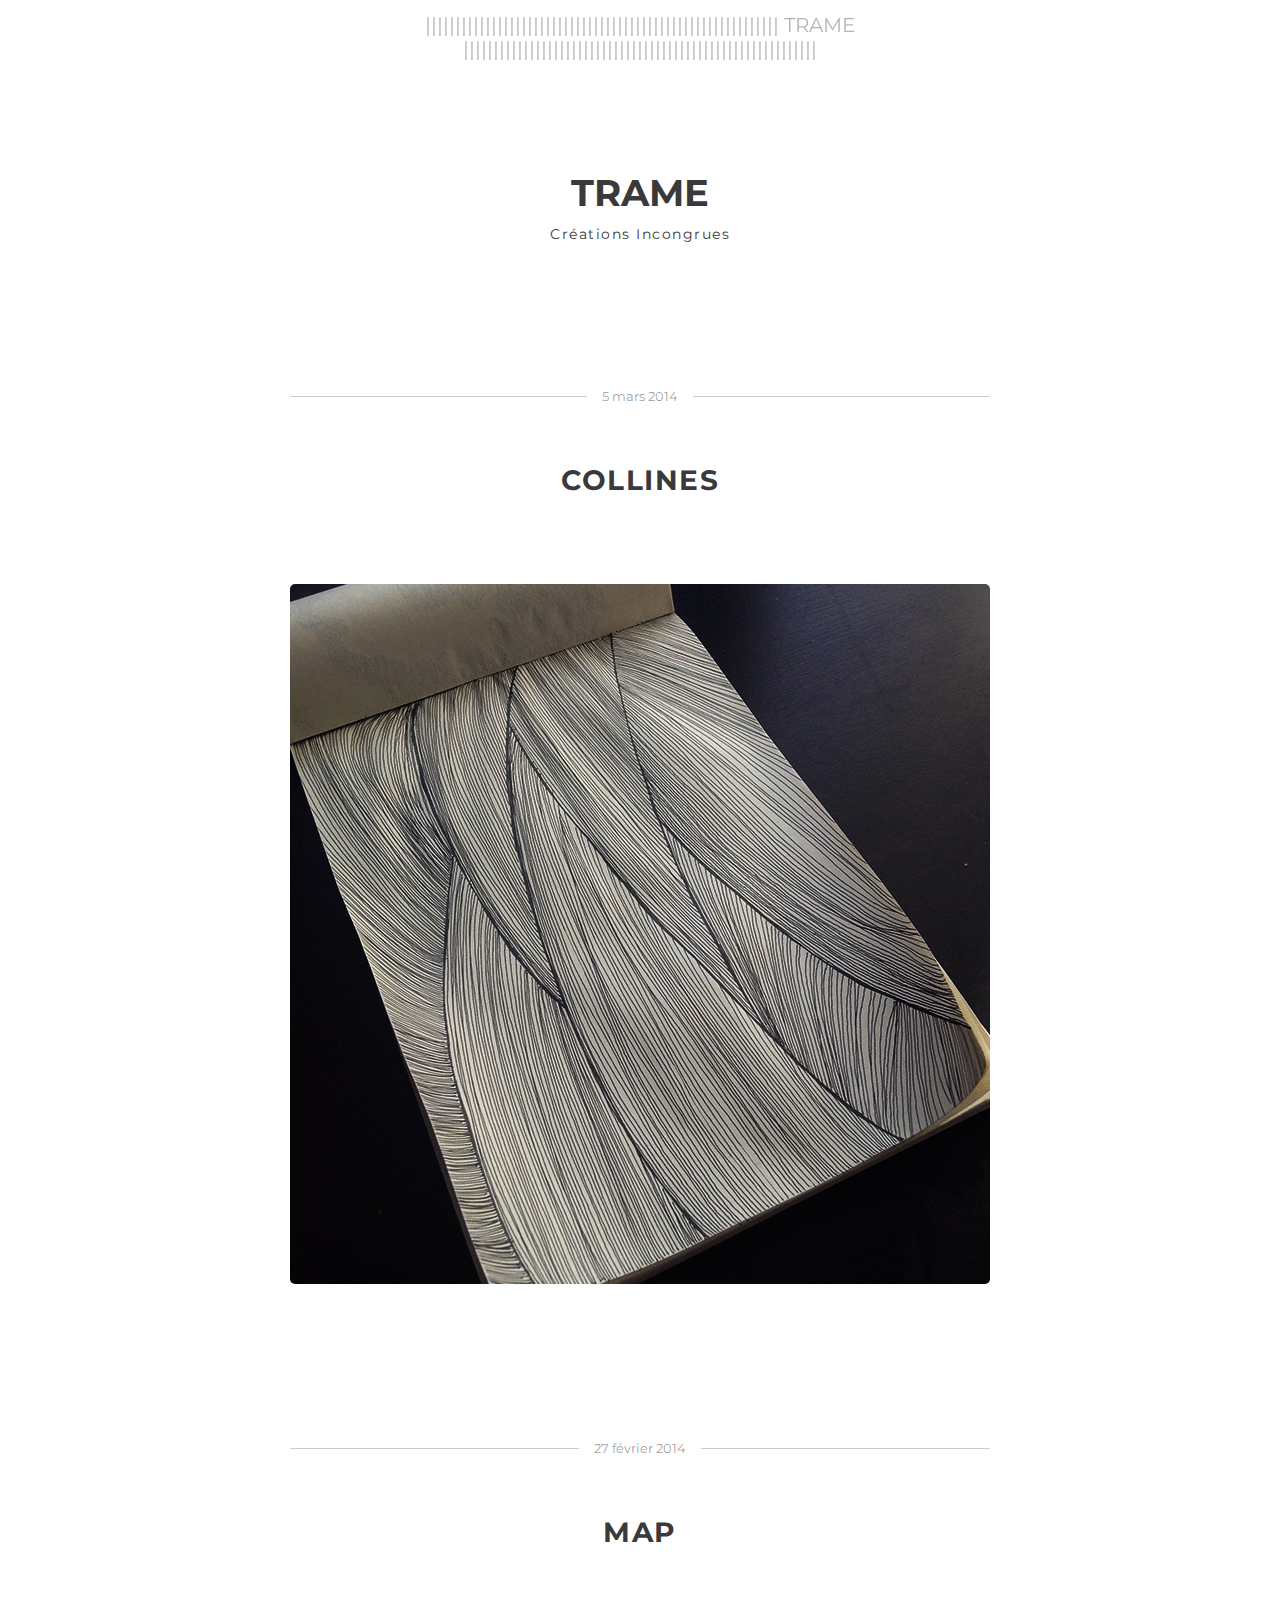
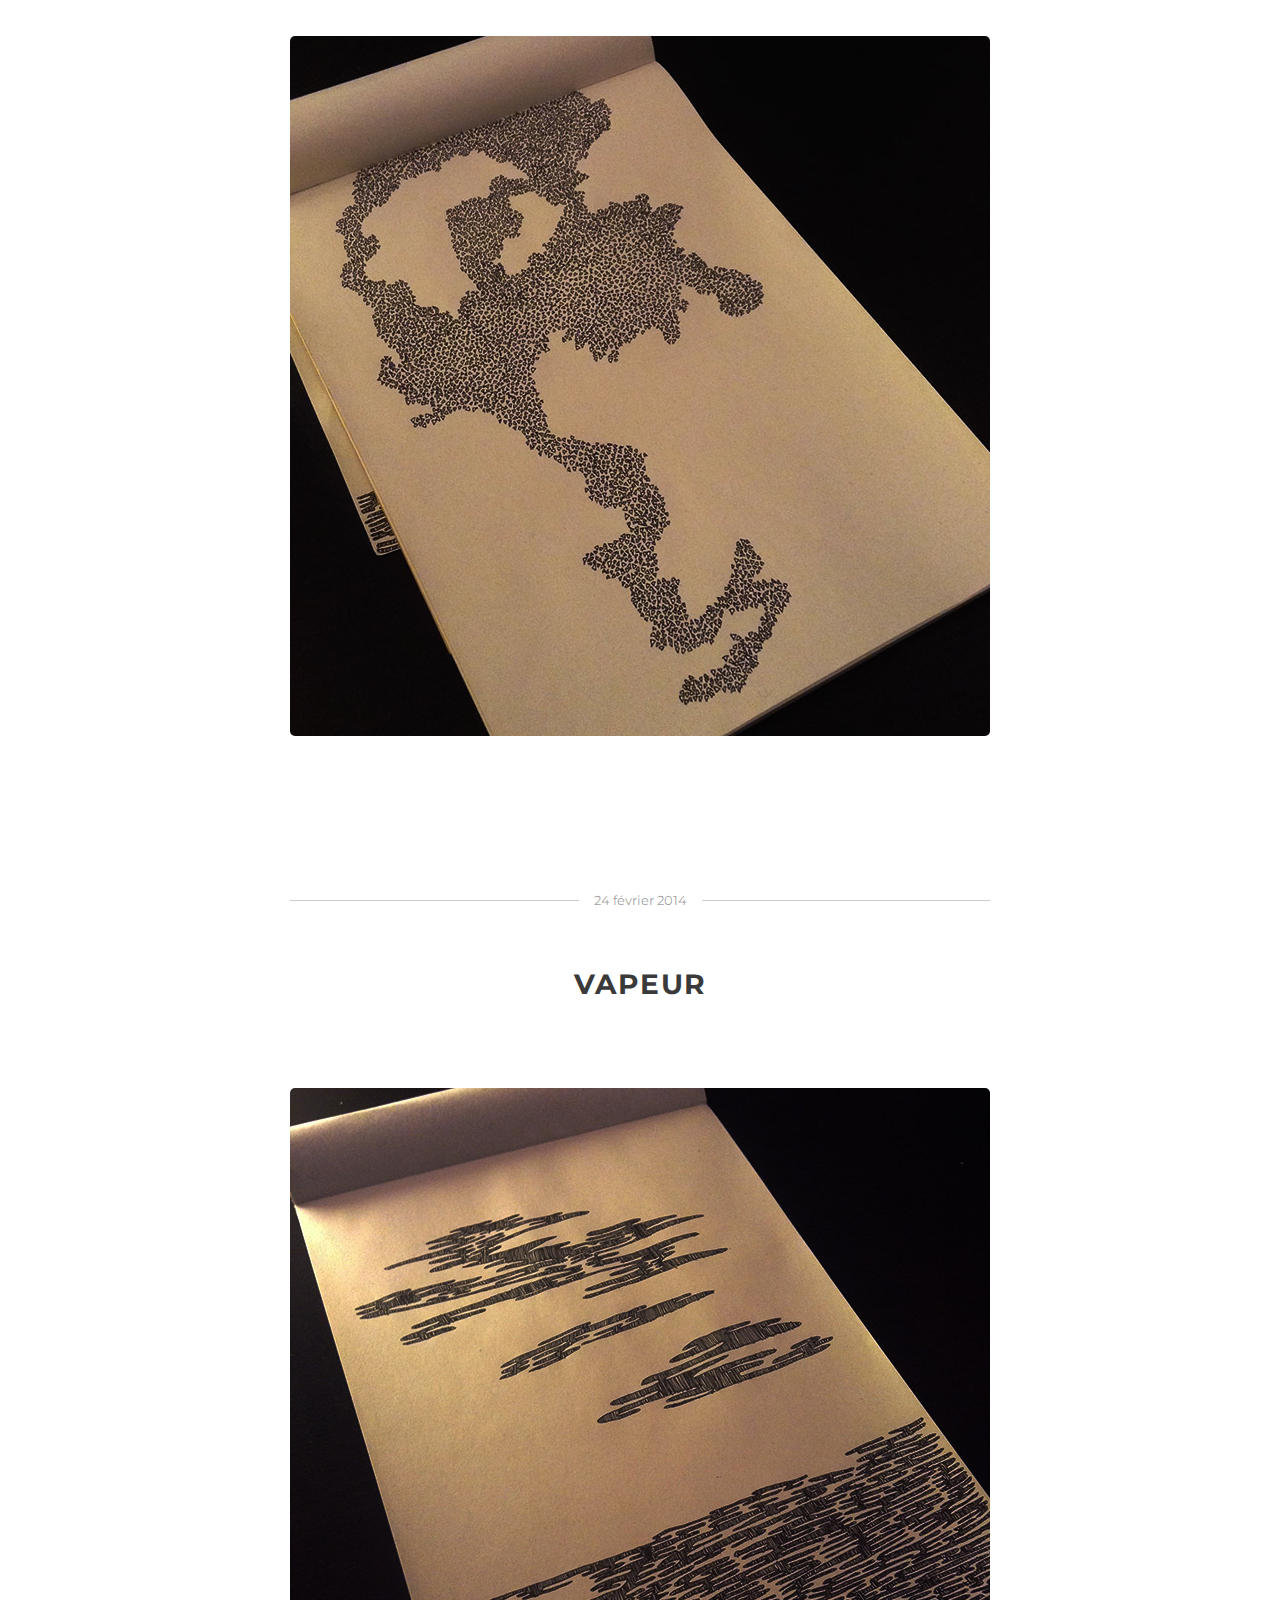
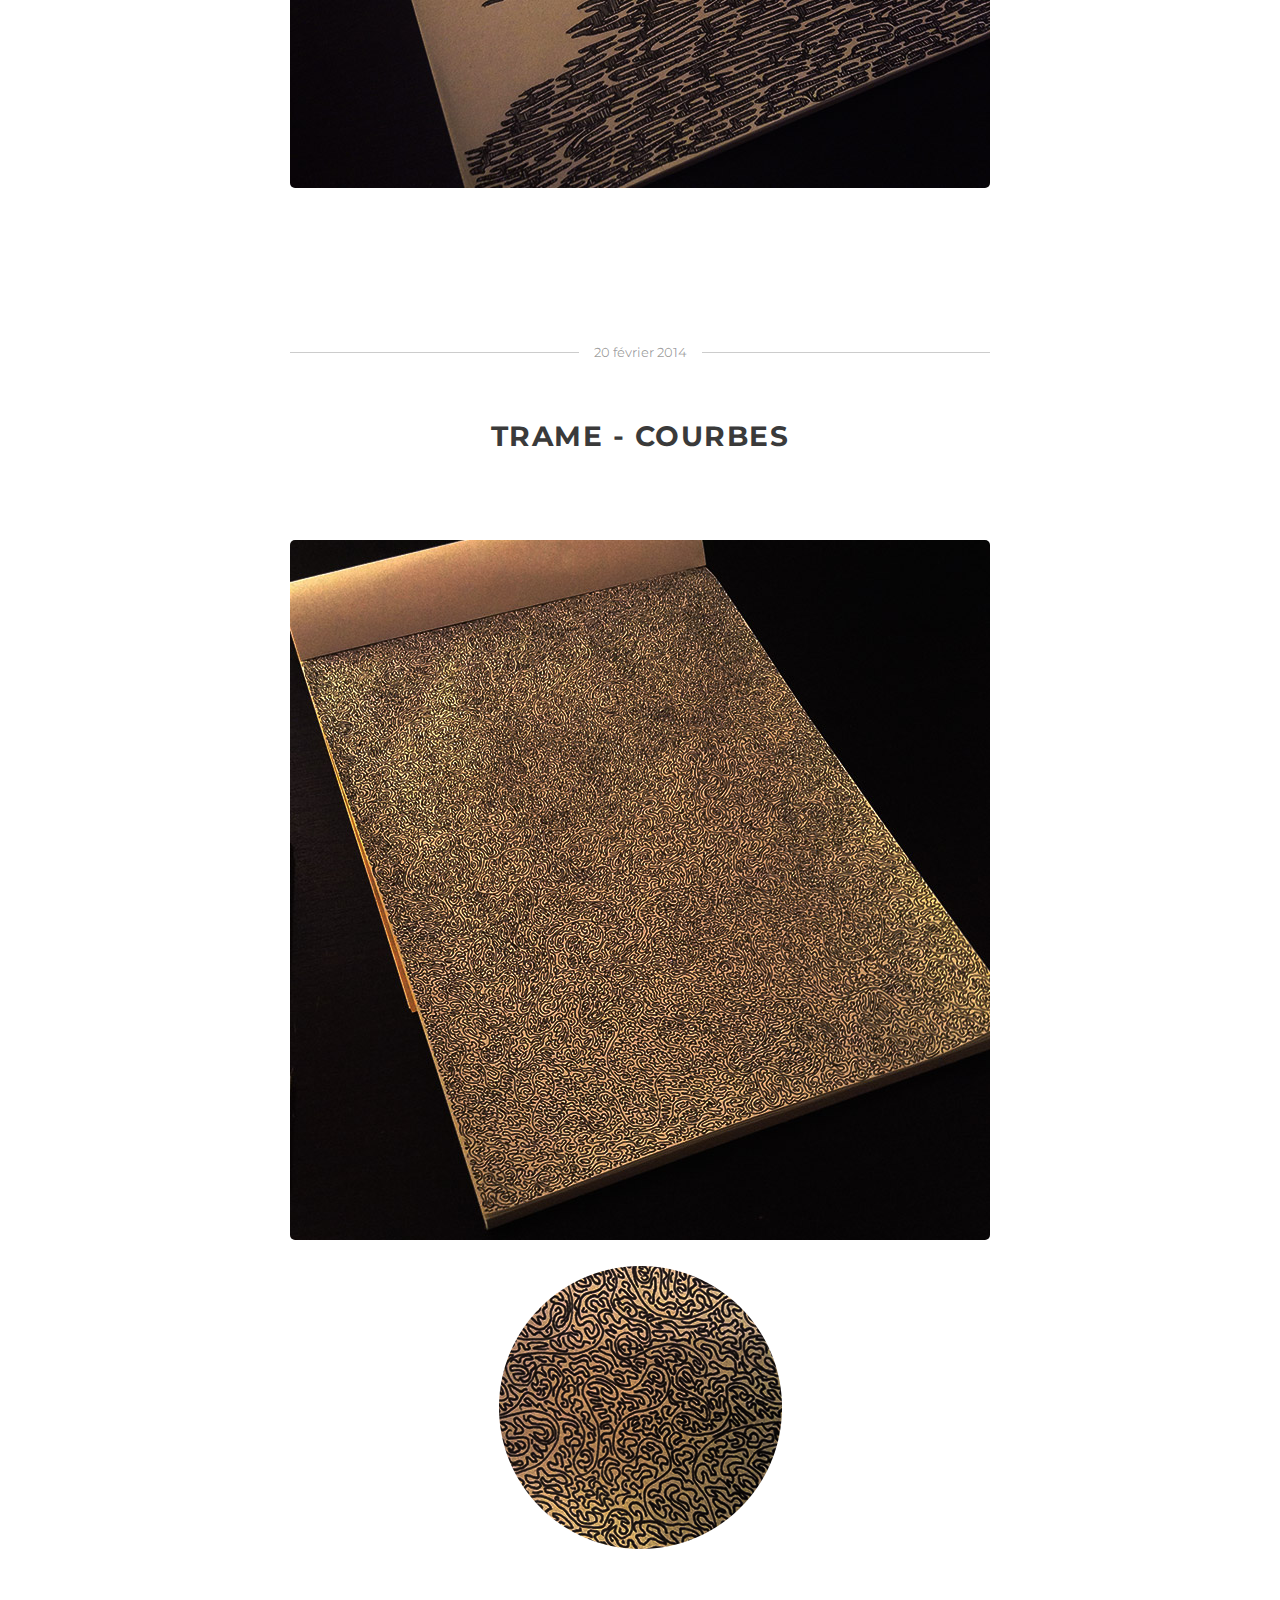
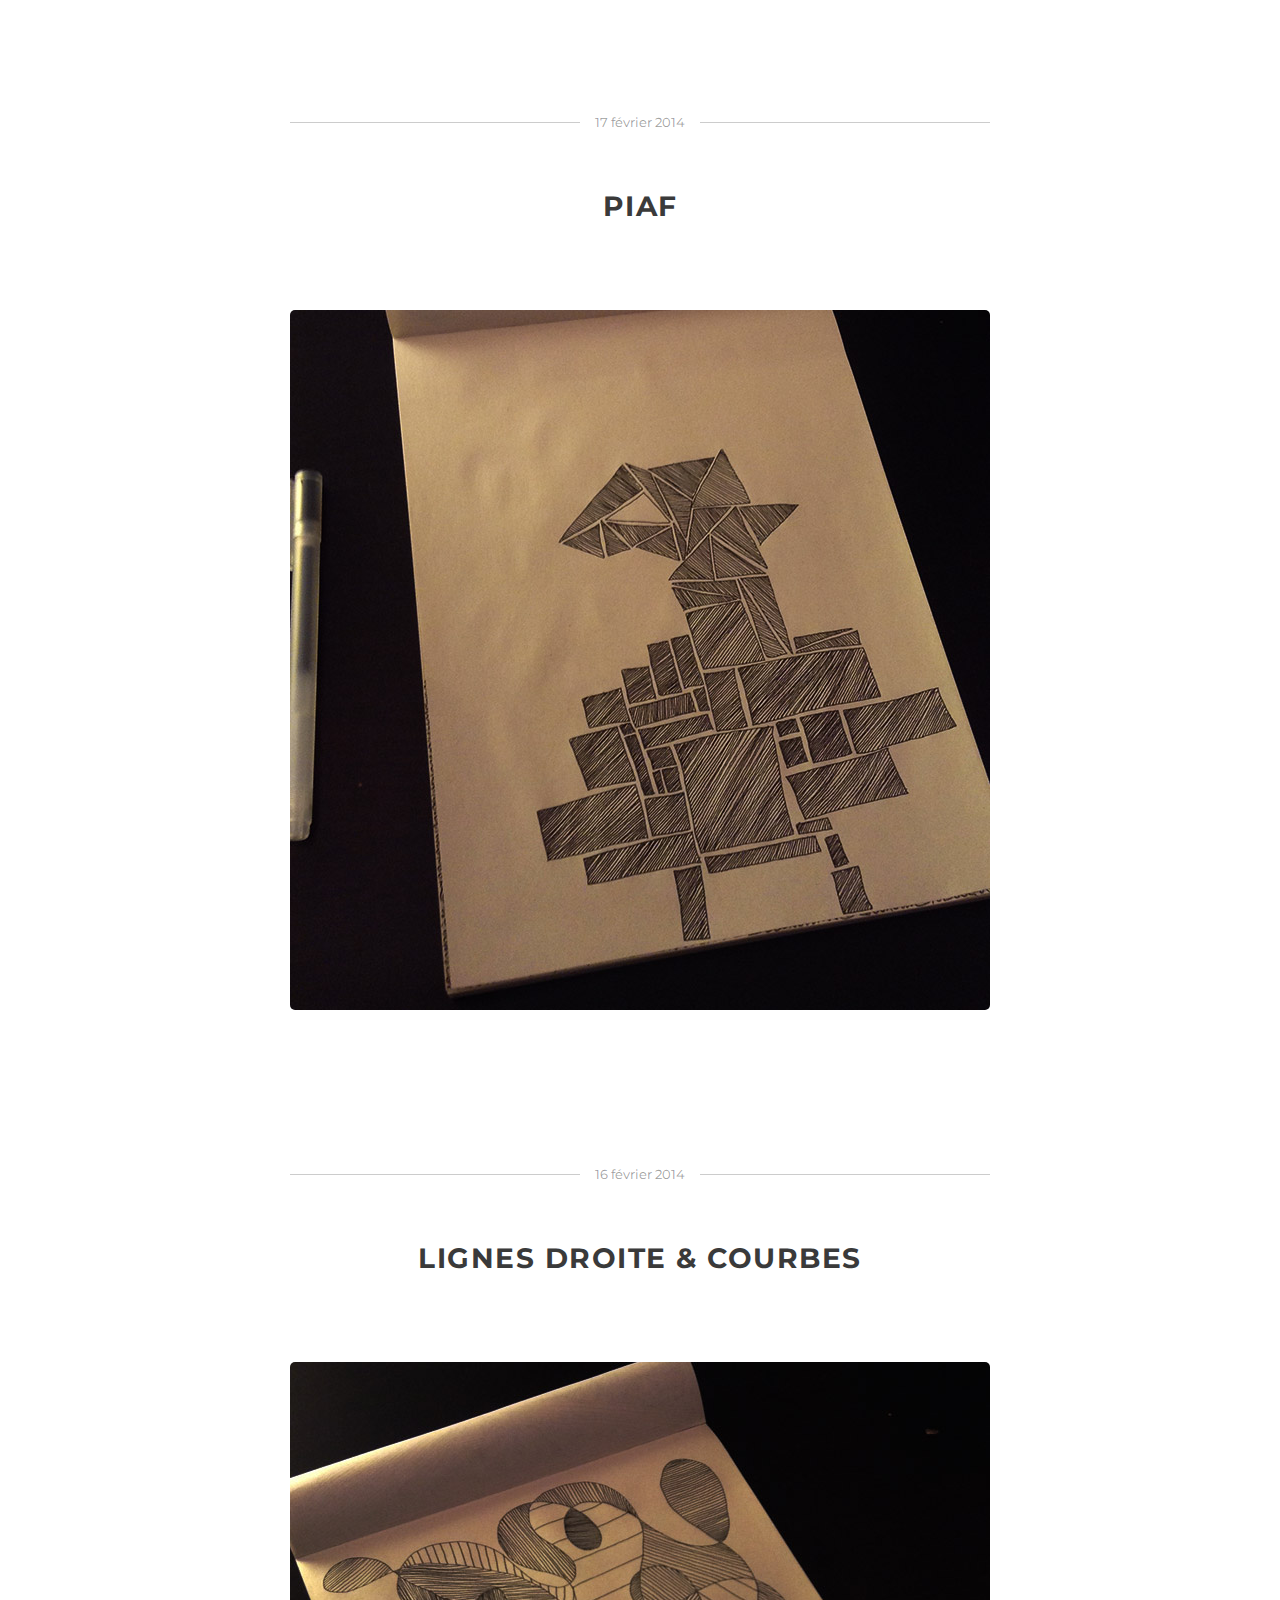
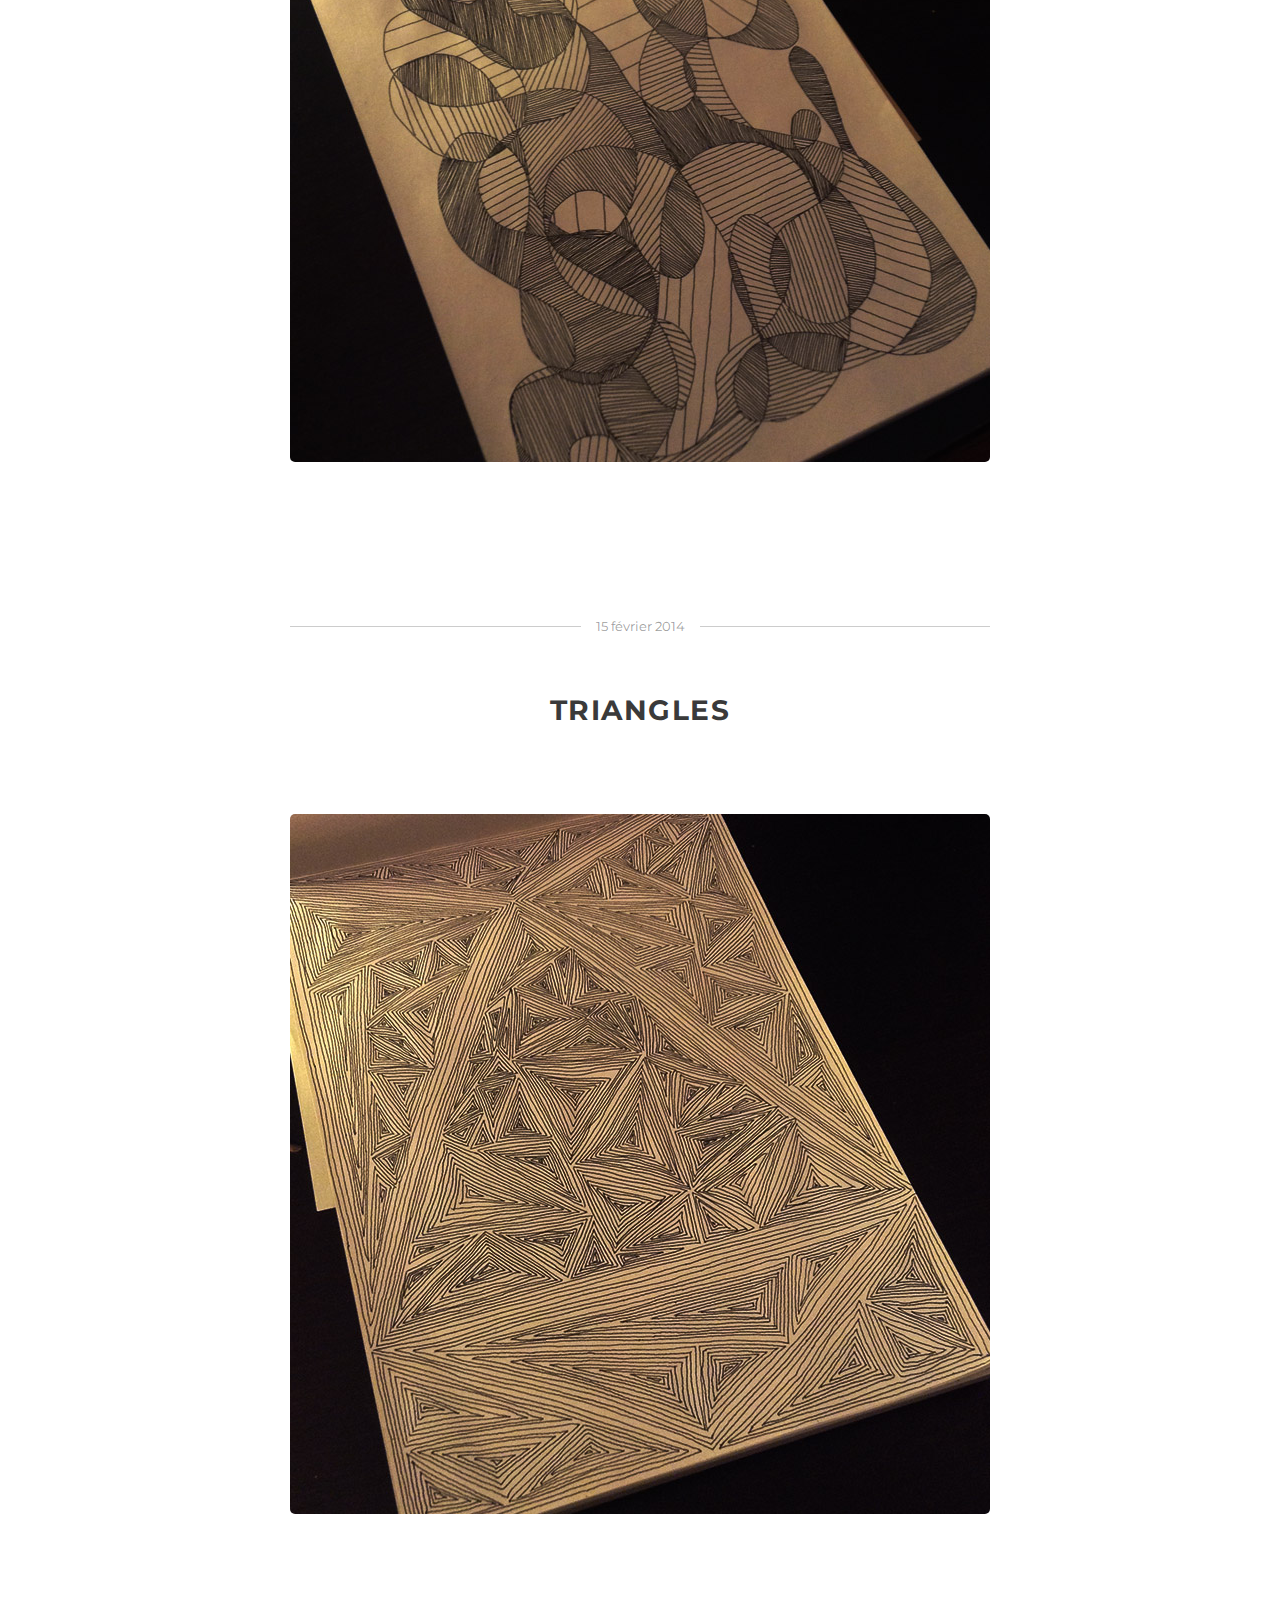
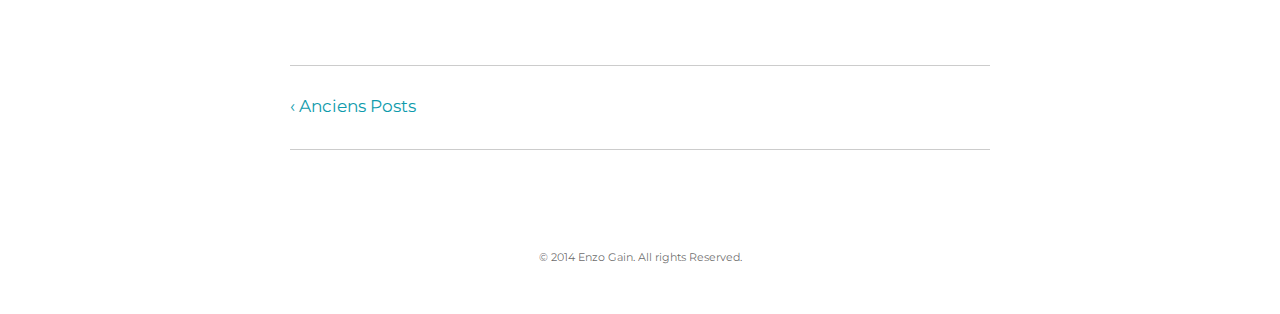
<file: index.html>
<!DOCTYPE html>
<html>
	<head>
		<meta charset="utf-8" />
        <title>Blog | Enzo Gain</title>
        <link rel="icon" href="css/favicon.ico" />
        <link rel="stylesheet" href="css/style.css"/>
    </head>

    <body>
    
		<header>          
			<h1>||||||||||||||||||||||||||||||||||||||||||||||||||||||||||| TRAME |||||||||||||||||||||||||||||||||||||||||||||||||||||||||||</h1>
		</header>
		
        <article class="introduction">
        	<h1>Trame</h1>
            <h2>Créations Incongrues</h2>
        </article>
    


        <article>       
            <div class="wrapdate">        
                <div class="date">                  
                    <p><span>5 mars 2014</span></p>
                </div>       
                <hr/>                  
            </div>          
            <h2>Collines</h2>
            <img src="images/colline.jpg" alt="Collines"/>            
        </article> 


        <article>       
            <div class="wrapdate">        
                <div class="date">                  
                    <p><span>27 février 2014</span></p>
                </div>       
                <hr/>                  
            </div>          
            <h2>Map</h2>
            <img src="images/map.jpg" alt="Map"/>            
        </article> 


        <article>       
            <div class="wrapdate">        
                <div class="date">                  
                    <p><span>24 février 2014</span></p>
                </div>       
                <hr/>                  
            </div>          
            <h2>Vapeur</h2>
            <img src="images/vapeur.jpg" alt="Vapeur"/>         
        </article> 

        <article>       
            <div class="wrapdate">        
                <div class="date">                  
                    <p><span>20 février 2014</span></p>
                </div>       
                <hr/>                  
            </div>          
            <h2>Trame - Courbes</h2>
            <img src="images/trame.jpg" alt="Trame"/> 
            <img src="images/tramezoom.png" alt="Trame Zoom"/>          
        </article> 


        <article>       
            <div class="wrapdate">        
                <div class="date">                  
                    <p><span>17 février 2014</span></p>
                </div>       
                <hr/>                  
            </div>          
            <h2>Piaf</h2>
            <img src="images/piaf.jpg" alt="Piaf"/>          
        </article> 


        <article>       
            <div class="wrapdate">        
                <div class="date">                  
                    <p><span>16 février 2014</span></p>
                </div>       
                <hr/>                  
            </div>          
            <h2>Lignes Droite & Courbes</h2>
            <img src="images/styleGB.jpg" alt="Lignes Droite & Courbes"/>          
        </article> 


        <article>       
            <div class="wrapdate">        
                <div class="date">                  
                    <p><span>15 février 2014</span></p>
                </div>       
                <hr/>                  
            </div>          
            <h2>Triangles</h2>
            <img src="images/triangle.jpg" alt="Triangles"/>          
        </article> 

        
        
        <section>
        	<a href="page1.html" title="Ancien Post">‹ Anciens Posts</a>
        </section>
        
        
        
        <footer>
        	<p>© 2014 Enzo Gain. All rights Reserved.</p>
        </footer>
        	
        
        
    </body>
</html>
</file>
<file: css/style.css>
@charset "utf-8";
/* CSS Document */
@import url(http://fonts.googleapis.com/css?family=Montserrat:400,700);

body {
	font-family: 'Montserrat', sans-serif;
	font-weight:400;
	width:700px;
	margin: 0 auto;
	background-color:#fff;
	color:#3a3a3a;
}


/*HEADER */

header {
	position:fixed;
	width:700px;
	height:50px;
	top:0;
	margin:0 auto;
	background-color:#fff;
	z-index:999;
}


header h1 {
	font-weight:400;
	font-size:20px;
	margin:13px 0;
	color:rgba(0,0,0,0.3);
	text-align:center;
	-webkit-transition: all 1s ease;
	-moz-transition: all 1s ease;
	-o-transition: all 1s easet;
	transition: all 1s ease;
	letter-spacing:0
}

/* header h1:hover {
	letter-spacing:-3px;	
}*/

/* FIN HEADER */



/* INTRODUCTION */

article.introduction {
	margin-top:170px;
}

article.introduction h1 {
	font-size:37px;
	text-transform: uppercase;
	font-weight:700;
	text-align:center;
	margin: 0 0 10px 0;
}
article.introduction h2 {
	font-size:14px;
	text-transform: capitalize;
	font-weight:400;
	margin:0;
	margin: 0 auto;
}







/* LINK */

a {
	color:#0e9bac;
	text-decoration:none;
}
a:hover {
	text-decoration:underline;
}

/* DATE */

article .wrapdate {
	height:20px;
	width:700px;
	position:relative;
}

article .wrapdate .date {
	height:20px;
	position:absolute;
	z-index:900;
	width:200px;
	left:50%;
	margin-left:-100px;
}
article .wrapdate .date p span {
	background-color: #fff;
	padding:0 15px;
}
article .wrapdate .date p {
	margin:0;
	padding:0;
	color:rgba(0,0,0,0.4);
	text-align:center;
	font-size:13px;
}

article .wrapdate hr {
	position:absolute;
	width:700px;
	height:1px;
	border:none;
	color:rgba(0,0,0,0.2);
	background-color:rgba(0,0,0,0.2);
	top:5px;
	padding:0;
	z-index:1;
}

/* FIN DATE */

/* ARTiCLE */

article {
	margin:140px 0;
	position:relative;
}
article h2 {
	font-weight:700;
	font-size:28px;
	text-align:center;
	letter-spacing:1.5px;
	margin: 60px auto 80px auto;
	text-transform: uppercase;
	width:600px;
}

article img {
	width:100%;
	border-radius:5px;
	margin:7px 0;
}

article p {
	font-size:16px;
	line-height:27px;
	font-weight:400;
	margin: 27px 0;
}
	
/* FIN ARTICLE */

/* SECTION */

section {
	margin-top:70px;
	border-top: 1px rgba(0,0,0,0.2) solid;
	border-bottom: 1px rgba(0,0,0,0.2) solid;
	height:53px;
	padding-top:30px;
}
section a {
	font-size:17px;
}

section a.newpost {
	/*margin-left:410px;*/
	margin-left:540px;
}

/* FIN SECTION */





/* FOOTER */

footer {
	margin:100px 0 50px 0;
}

footer p {
	font-size:11px;
	text-align:center;
	margin:0;
	color:rgba(0,0,0,0.6);
}
</file>
